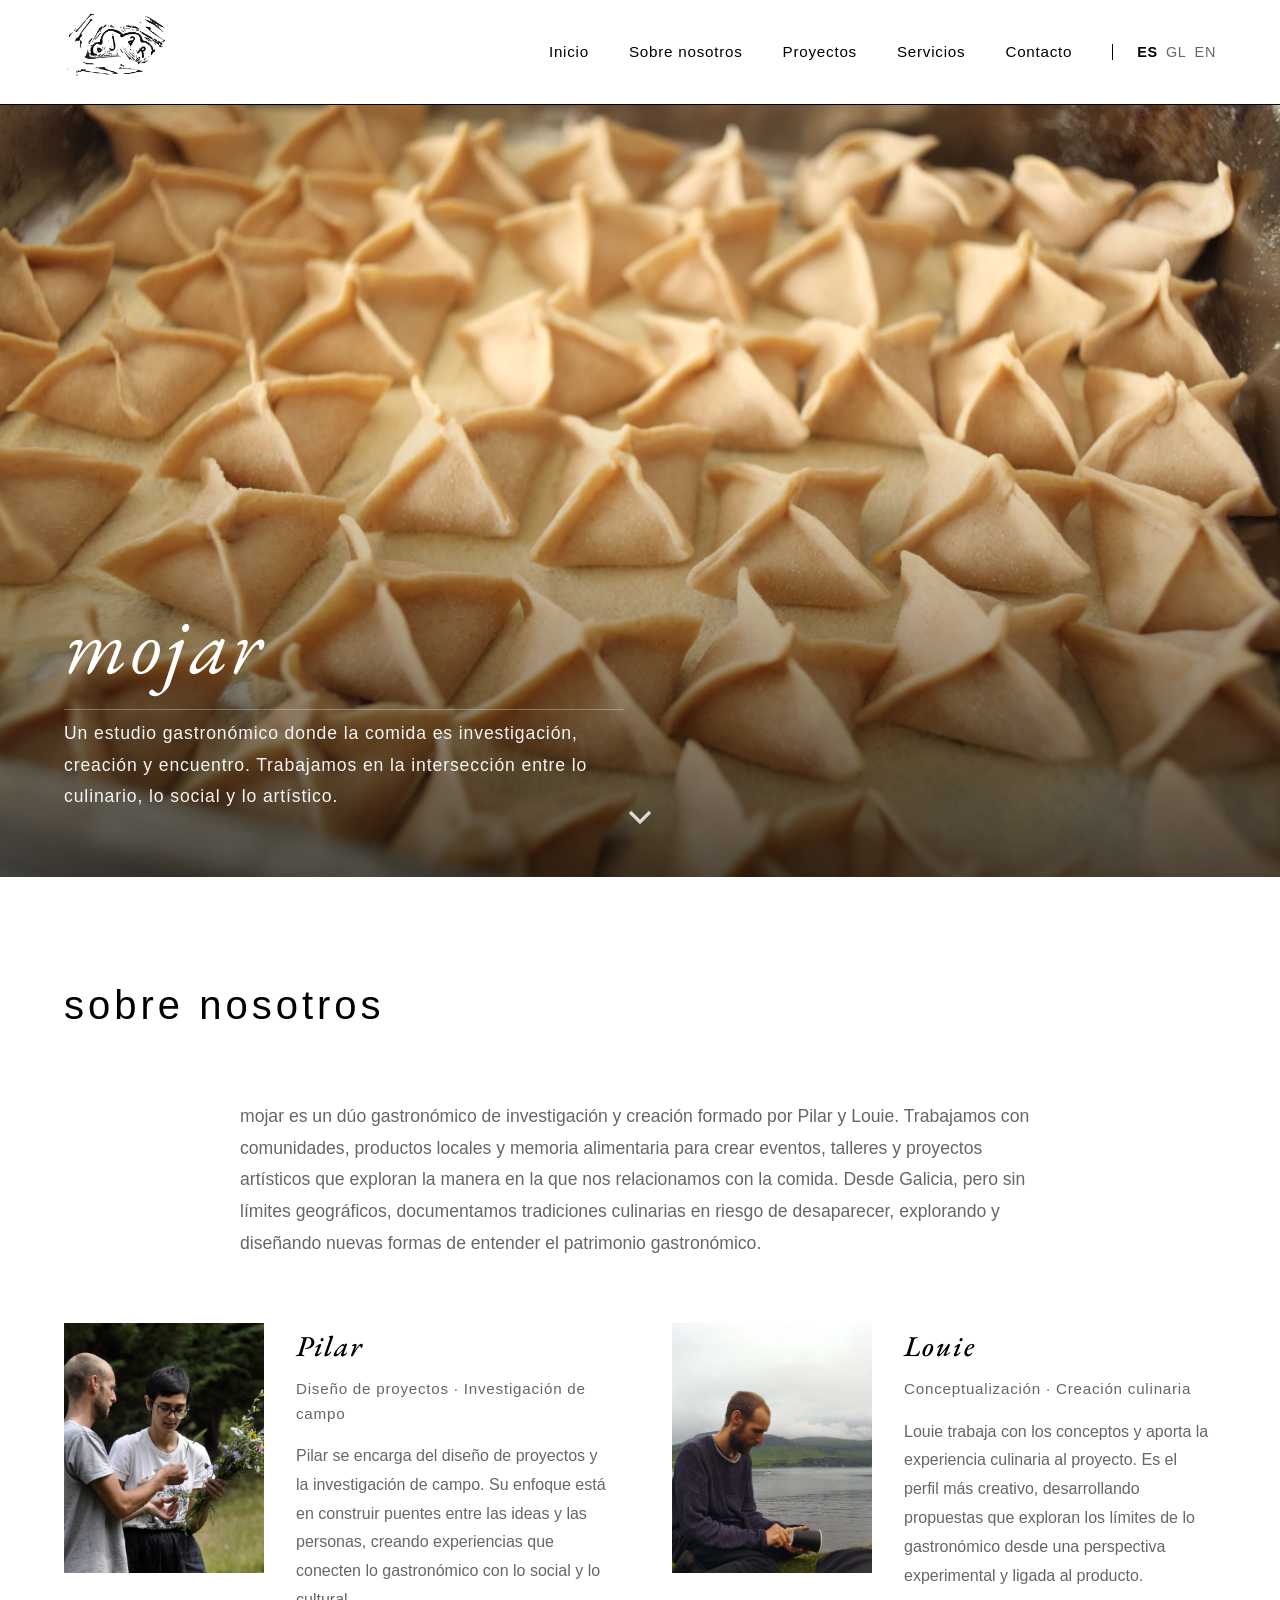
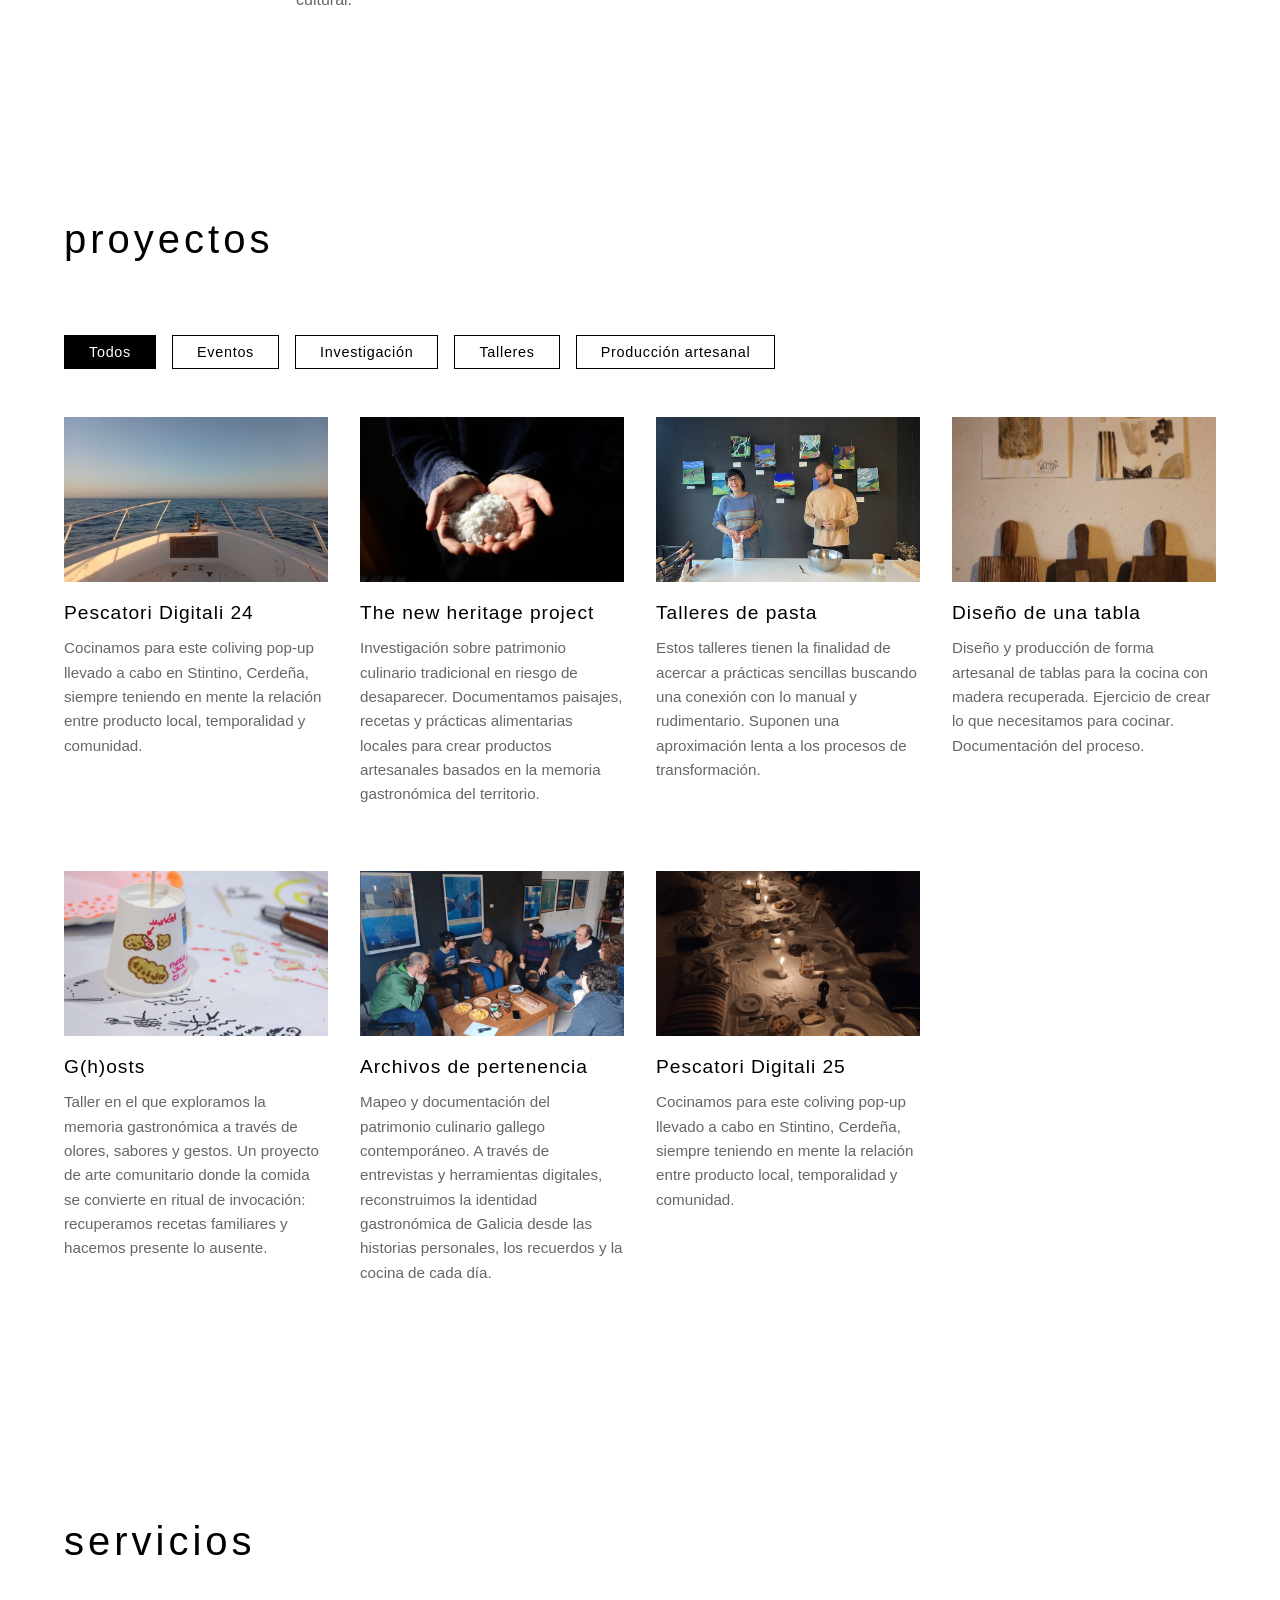
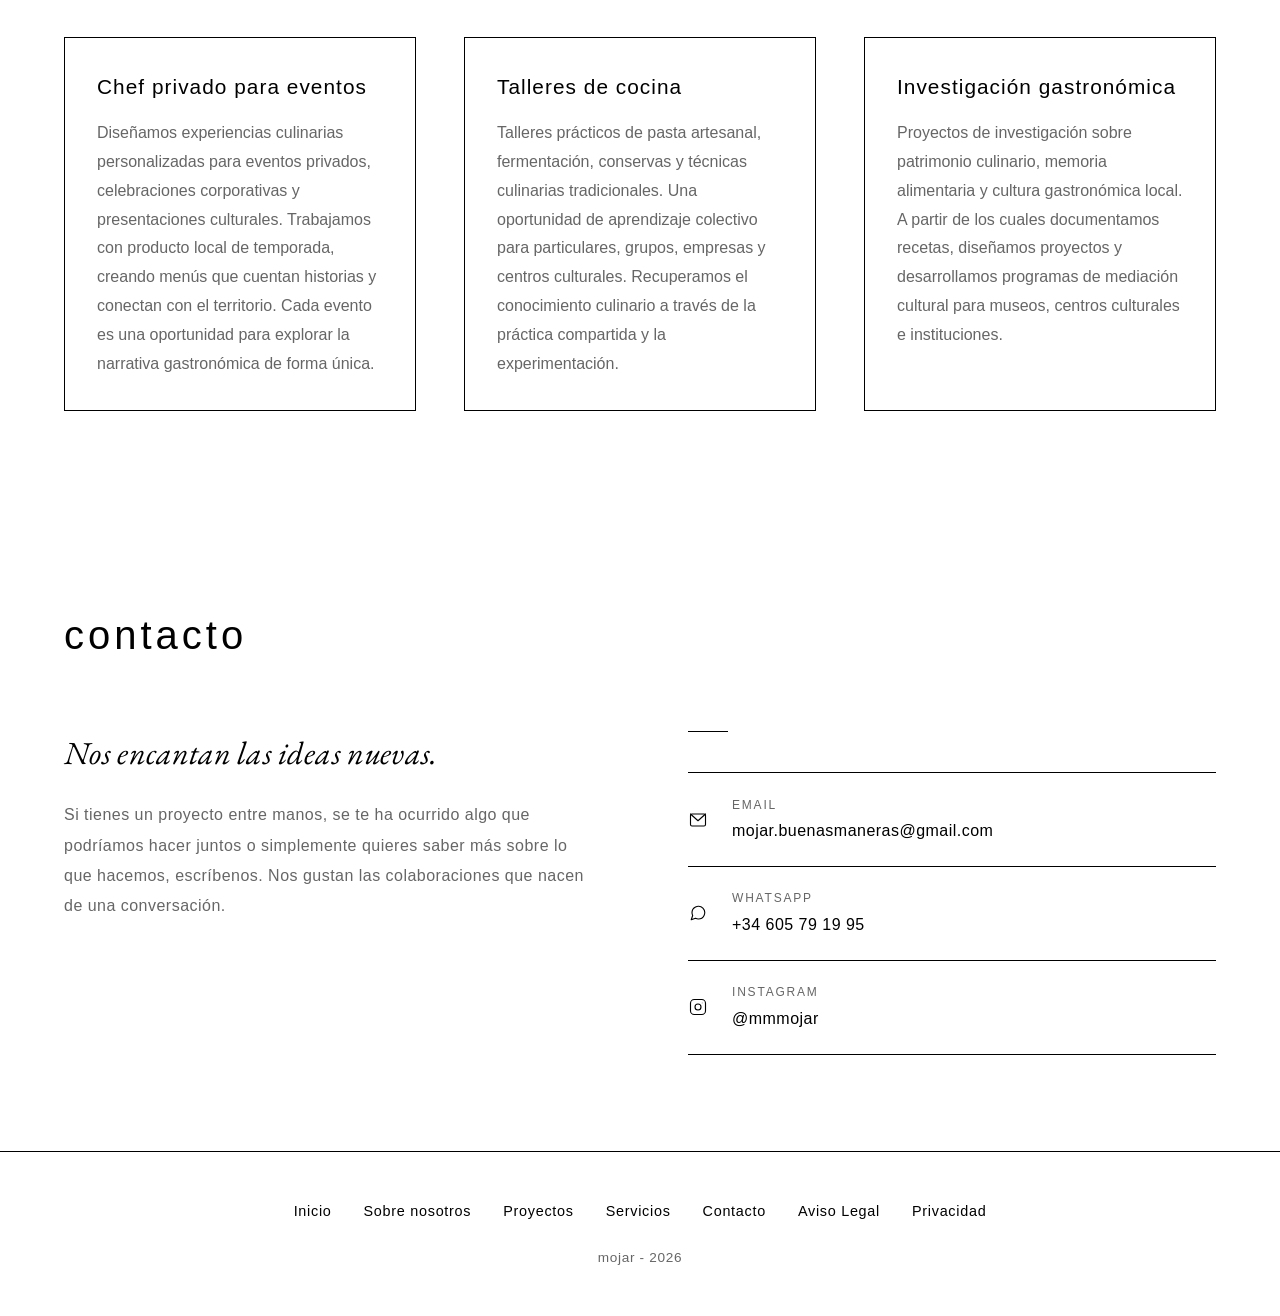
<file: index.html>
<!DOCTYPE html>
<html lang="es">
<head>
    <link rel="preload" as="image" href="imagenes/hero.JPG" fetchpriority="high">
    <meta charset="UTF-8">
    <meta name="viewport" content="width=device-width, initial-scale=1.0">
    <meta name="description" content="Mojar es un estudio gastronómico de investigación y creación. Cocinamos, documentamos y creamos proyectos en torno a la comida y el territorio desde Galicia.">
    <link rel="alternate" hreflang="es" href="https://www.mojar.es?lang=es">
    <link rel="alternate" hreflang="gl" href="https://www.mojar.es?lang=gl">
    <link rel="alternate" hreflang="en" href="https://www.mojar.es?lang=en">
    <link rel="alternate" hreflang="x-default" href="https://www.mojar.es">
    <title>Mojar - Estudio Gastronómico</title>
    <meta property="og:title" content="Mojar — Estudio Gastronómico">
    <meta property="og:description" content="Cocinamos, investigamos y creamos proyectos en torno a la comida y el territorio.">
    <meta property="og:image" content="https://www.mojar.es/imagenes/hero.jpg">
    <meta property="og:url" content="https://www.mojar.es">
    <meta property="og:type" content="website">
    <link rel="preconnect" href="https://fonts.gstatic.com" crossorigin>
    <link href="https://fonts.googleapis.com/css2?family=EB+Garamond:ital,wght@0,400;0,500;1,400&display=swap" rel="stylesheet">
    <style>
        * {
            margin: 0;
            padding: 0;
            box-sizing: border-box;
        }

        :root {
            --black: #000000;
            --white: #FFFFFF;
            --gray: #666666;
            --light-gray: #F5F5F5;
        }

        body {
            font-family: -apple-system, BlinkMacSystemFont, 'Segoe UI', Roboto, 'Helvetica Neue', Arial, sans-serif;
            line-height: 1.6;
            color: var(--black);
            background: var(--white);
        }

        img {
            width: 100%;
            height: 100%;
            object-fit: cover;
        }

        /* Navigation */
        nav {
            position: fixed;
            top: 0;
            width: 100%;
            background: var(--white);
            border-bottom: 1px solid var(--black);
            z-index: 1000;
            padding: 0.75rem 4rem;
            transition: transform 0.3s ease;
        }

        .hidden-nav {
            transform: translateY(-100%);
        }

        .nav-content {
            max-width: 1400px;
            margin: 0 auto;
            display: flex;
            justify-content: space-between;
            align-items: center;
        }

        .logo {
            font-size: 1.5rem;
            font-weight: 600;
            letter-spacing: 0.1em;
            text-transform: lowercase;
            display: flex;
            align-items: center;
            gap: 0.2rem;
        }

        .logo img {
            height: 80px;
            width: auto;
        }

        .nav-links {
            display: flex;
            gap: 2.5rem;
            align-items: center;
        }

        .nav-links a {
            text-decoration: none;
            color: var(--black);
            font-size: 0.95rem;
            letter-spacing: 0.05em;
            transition: opacity 0.3s;
        }

        .nav-links a:hover {
            opacity: 0.5;
        }

        .lang-selector {
            display: flex;
            gap: 0.5rem;
            border-left: 1px solid var(--black);
            padding-left: 1.5rem;
        }

        .lang-btn {
            background: none;
            border: none;
            color: var(--gray);
            cursor: pointer;
            font-size: 0.9rem;
            letter-spacing: 0.05em;
            transition: color 0.3s;
        }

        .lang-btn.active {
            color: var(--black);
            font-weight: 600;
        }

        .lang-btn:hover {
            color: var(--black);
        }

        /* Hero Section */
        .hero {
            margin-top: 67px;
            height: 90vh;
            position: relative;
            overflow: hidden;

            background-image: url("imagenes/hero.JPG");
            background-size: cover;
            background-position: center;
        }

        .hero::before {
            content: "";
            position: absolute;
            inset: 0;

            background: linear-gradient(
              to top,
                rgba(0,0,0,0.65) 0%,
                rgba(0,0,0,0.25) 35%,
                rgba(0,0,0,0) 60%
            );
        }       

        .hero-content {
            position: absolute;
            bottom: 4rem;
            left: 4rem;
            right: 4rem;
            max-width: 800px;
            z-index: 2;
        }

        .hero h1 {
            font-size: 5rem;
            font-style: italic;
            font-weight: 400;
            letter-spacing: 0.05em;
            margin-bottom: 1.5rem;
            text-transform: lowercase;
            font-family: 'EB Garamond', Georgia, serif;
            color: var(--white);
            line-height: 1;
    }
        .hero p {
            font-size: 1.1rem;
            max-width: 560px;
            margin: 0;
            color: var(--light-gray);
            letter-spacing: 0.05em;
            line-height: 1.8;
            padding-top: 0.5rem;
            border-top: 1px solid rgba(255,255,255,0.3);
        }

        /* Flecha scroll down */
        .scroll-arrow {
            position: absolute;
            bottom: 2rem;
            left: 50%;
            transform: translateX(-50%);
            color: var(--white);
            text-decoration: none;
            z-index: 3;
            animation: bounce 2s infinite;
            cursor: pointer;
            opacity: 0.8;
            transition: opacity 0.3s;
        }  

        .scroll-arrow:hover {
            opacity: 1;
        }

        @keyframes bounce {
            0%, 20%, 50%, 80%, 100% {
                transform: translateX(-50%) translateY(0);
            }   
            40% {
                transform: translateX(-50%) translateY(-10px);
            }
            60% {
                transform: translateX(-50%) translateY(-5px);
            }
        }

        /* Responsive - ocultar en móvil */ 
        @media (max-width: 768px) {
            .scroll-arrow {
                display: none;
            }
        }

        /* Section Styles */
        section {
            padding: 6rem 4rem;
            max-width: 1400px;
            margin: 0 auto;
        }

        .section-title {
            font-size: 2.5rem;
            font-weight: 300;
            letter-spacing: 0.1em;
            margin-bottom: 3rem;
            text-transform: lowercase;
        }

        /* About Section */
        .about-intro {
            max-width: 800px;
            margin: 0 auto 4rem;
            font-size: 1.1rem;
            line-height: 1.8;
            color: var(--gray);
        }

        .team {
            display: flex;
            gap: 4rem;
            margin-top: 4rem;
            align-items: flex-start;
        }

        .team-member {
            flex: 1;
            display: flex;
            gap: 2rem;
            align-items: flex-start;
        }

        .member-photo {
            width: 200px;
            height: 250px;
            flex-shrink: 0;
            background: var(--light-gray);
            display: flex;
            align-items: center;
            justify-content: center;
            color: var(--gray);
        }

        .member-info {
            flex: 1;
        }

        .member-name {
            font-family: 'EB Garamond', Georgia, serif;
            font-style: italic;
            font-size: 1.8rem;
            font-weight: 500;
            margin-bottom: 0.5rem;
            letter-spacing: 0.05em;
        }

        .member-role {
            color: var(--gray);
            margin-bottom: 1rem;
            font-size: 0.95rem;
            letter-spacing: 0.05em;
        }

        .member-description {
            color: var(--gray);
            line-height: 1.8;
        }

        /* Services Section */
        .services-grid {
            display: grid;
            grid-template-columns: repeat(auto-fit, minmax(300px, 1fr));
            gap: 3rem;
            margin-top: 3rem;
        }

        .service-item {
            padding: 2rem;
            border: 1px solid var(--black);
        }

        .service-title {
            font-size: 1.3rem;
            font-weight: 500;
            margin-bottom: 1rem;
            letter-spacing: 0.05em;
        }

        .service-description {
            color: var(--gray);
            line-height: 1.8;
        }

        /* Projects Section */
        .projects-filters {
            display: flex;
            gap: 1rem;
            margin-bottom: 3rem;
            flex-wrap: wrap;
        }

        .filter-btn {
            padding: 0.5rem 1.5rem;
            background: var(--white);
            border: 1px solid var(--black);
            color: var(--black);
            cursor: pointer;
            font-size: 0.9rem;
            letter-spacing: 0.05em;
            transition: all 0.3s;
        }

        .filter-btn:hover,
        .filter-btn.active {
            background: var(--black);
            color: var(--white);
        }

        .projects-grid {
            display: grid;
            grid-template-columns: repeat(4, 1fr);
            gap: 2rem;
        }

        @media (max-width: 1024px) {
            .projects-grid {
                grid-template-columns: repeat(2, 1fr);
            }       
        }

        @media (max-width: 600px) {
            .projects-grid {
                grid-template-columns: 1fr;
            }
        }
        .project-card {
            break-inside: avoid;
            display: block;
            margin-bottom: 2rem;
        }

        .project-card {
            cursor: pointer;
            transition: transform 0.3s, opacity 0.3s;
            text-decoration: none;
            color: inherit;
            display: block;
        }

        .project-card:hover {
            transform: translateY(-5px);
            opacity: 0.9;
        }

        .project-image {
            width: 100%;
            aspect-ratio: 16/10;
            background: var(--light-gray);
            margin-bottom: 1rem;
            display: flex;
            align-items: center;
            justify-content: center;
            color: var(--gray);
            transition: filter 0.3s;
            overflow: hidden;
        }

        .project-card:hover .project-image {
            filter: brightness(0.95);
        }

        .project-tags {
            display: none;
        }

        .project-title {
            font-size: 1.2rem;
            font-weight: 500;
            margin-bottom: 0.5rem;
            letter-spacing: 0.05em;
        }

        .project-description {
            color: var(--gray);
            line-height: 1.6;
            font-size: 0.95rem;
        }


        /* Blog Section */
        /* 
        .blog-grid {
            display: grid;
            grid-template-columns: repeat(auto-fill, minmax(350px, 1fr));
            gap: 2rem;
        }

        .blog-card {
            cursor: pointer;
            transition: opacity 0.3s;
            text-decoration: none;
            color: inherit;
            display: block;
        }

        .blog-card:hover {
            opacity: 0.8;
        }


        .blog-date {
            font-size: 0.85rem;
            color: var(--gray);
            margin-bottom: 0.5rem;
            letter-spacing: 0.05em;
        }

        .blog-title {
            font-size: 1.2rem;
            font-weight: 500;
            margin-bottom: 0.5rem;
            letter-spacing: 0.05em;
        }

        .blog-excerpt {
            color: var(--gray);
            line-height: 1.6;
        } 
        
        */

        /* Contacto */
        .contact{
            padding: 6rem 4rem;
            max-width: 1400px;
            margin: 0 auto;
        }

        .section-title {
            font-size: 2.5rem;
            font-weight: 300;
            letter-spacing: 0.1em;
            margin-bottom: 4rem;
            text-transform: lowercase;
        }

        .contact-wrapper {
            display: grid;
            grid-template-columns: 1fr 1fr;
            gap: 6rem;
            align-items: start;
        }

        /* Columna izquierda — texto */
        .contact-left {}

        .contact-tagline {
            font-family: 'EB Garamond', Georgia, serif;
            font-size: clamp(1.6rem, 2.5vw, 2.2rem);
            font-style: italic;
            font-weight: 400;
            line-height: 1.4;
            margin-bottom: 1.5rem;
            letter-spacing: 0.01em;
        }

        .contact-body {
            color: var(--gray);
            line-height: 1.9;
            font-size: 1rem;
            letter-spacing: 0.03em;
        }

        /* Columna derecha — datos de contacto */
        .contact-right {}

        .contact-divider {
            width: 40px;
            height: 1px;
            background: var(--black);
            margin-bottom: 2.5rem;
        }

        .contact-items {
            display: flex;
            flex-direction: column;
            gap: 0;
        }

        .contact-item {
            display: flex;
            align-items: center;
            gap: 1.5rem;
            padding: 1.4rem 0;
            border-bottom: 1px solid var(--black);
            text-decoration: none;
            color: var(--black);
            transition: opacity 0.3s;
        }

        .contact-item:first-child {
            border-top: 1px solid var(--black);
        }

        .contact-item:hover {
            opacity: 0.5;
        }

        .contact-icon {
            width: 20px;
            height: 20px;
            flex-shrink: 0;
            display: flex;
            align-items: center;
            justify-content: center;
        }

        .contact-icon svg {
            width: 18px;
            height: 18px;
            stroke: var(--black);
            fill: none;
            stroke-width: 1.5;
            stroke-linecap: round;
            stroke-linejoin: round;
        }

        .contact-label {
            font-size: 0.75rem;
            letter-spacing: 0.15em;
            text-transform: uppercase;
            color: var(--gray);
            display: block;
            margin-bottom: 0.2rem;
        }

        .contact-value {
            font-size: 1rem;
            letter-spacing: 0.03em;
        }

        /* Responsive */
        @media (max-width: 900px) {
            #contacto {
                padding: 4rem 2rem;
            }

            .contact-wrapper {
                grid-template-columns: 1fr;
                gap: 3rem;
            }
        }

        @media (max-width: 480px) {
            #contacto {
                padding: 3rem 1.5rem;
            }

            .section-title {
                font-size: 2rem;
                margin-bottom: 2.5rem;
            }
        }
     

        /* Contact Form */
        /*
        .contact-content {
            max-width: 800px;
            margin: 0 auto;
        }

        .contact-form {
            display: flex;
            flex-direction: column;
            gap: 1.5rem;
        }

        .form-group {
            display: flex;
            flex-direction: column;
        }

        .form-group label {
            margin-bottom: 0.5rem;
            font-size: 0.9rem;
            letter-spacing: 0.05em;
        }

        .form-group input,
        .form-group textarea {
            padding: 1rem;
            border: 1px solid var(--black);
            background: var(--white);
            font-family: inherit;
            font-size: 1rem;
        }

        .form-group textarea {
            min-height: 200px;
            resize: vertical;
        }

        .submit-btn {
            padding: 1rem 2rem;
            background: var(--black);
            color: var(--white);
            border: none;
            cursor: pointer;
            font-size: 1rem;
            letter-spacing: 0.05em;
            transition: opacity 0.3s;
            align-self: flex-start;
        }

        .submit-btn:hover {
            opacity: 0.8;
        }
        */

        /* Footer */
        footer {
            border-top: 1px solid var(--black);
            padding: 3rem 4rem;
            text-align: center;
        }

        .footer-content {
            max-width: 1400px;
            margin: 0 auto;
        }

        .footer-links {
            display: flex;
            gap: 2rem;
            justify-content: center;
            margin-bottom: 1.5rem;
        }

        .footer-links a {
            color: var(--black);
            text-decoration: none;
            font-size: 0.9rem;
            letter-spacing: 0.05em;
            transition: opacity 0.3s;
        }

        .footer-links a:hover {
            opacity: 0.5;
        }

        .copyright {
            color: var(--gray);
            font-size: 0.85rem;
            letter-spacing: 0.05em;
        }

        /* Responsive */
        @media (max-width: 1024px) {
            nav {
                padding: 1rem 2rem;
            }

            .nav-links {
                gap: 1.5rem;
                font-size: 0.9rem;
            }

            section {
                padding: 4rem 2rem;
            }

            .projects-grid {
                flex-direction: column;
            }

            .projects-column {
                animation: none !important;
            }

            .team {
                flex-direction: column;
                gap: 3rem;
            }
        }

        @media (max-width: 768px) {
            nav {
                padding: 1rem 1.5rem;
            }

            .nav-content {
                flex-direction: column;
                gap: 1rem;
            }

            .nav-links {
                flex-wrap: wrap;
                justify-content: center;
                gap: 1rem;
                font-size: 0.85rem;
            }

            .lang-selector {
                border-left: none;
                border-top: 1px solid var(--black);
                padding-left: 0;
                padding-top: 0.75rem;
            }

            section {
                padding: 3rem 1.5rem;
            }

            .hero {
                height: 70vh;
            }

            .hero {
                margin-top: 110px; /* compensa el nav apilado */
            }

            .hero-content {
                bottom: 2rem;
                left: 1.5rem;
                right: 1.5rem;
            }

            .hero h1 {
                font-size: 2.5rem;
            }

            .hero p {
                font-size: 1rem;
            }

            .section-title {
                font-size: 2rem;
            }

            .team-member {
                flex-direction: column;
            }

            .member-photo {
                width: 100%;
                max-width: 250px;
                margin: 0 auto;
            }

            .projects-grid,
            .blog-grid {
                gap: 2rem;
            }

            .services-grid {
                grid-template-columns: 1fr;
                gap: 2rem;
            }

            .footer-links {
                flex-direction: column;
                gap: 1rem;
            }
        }

        @media (max-width: 480px) {
            .hero {
                margin-top: 120px;
                height: 60vh;
            }

            .hero-content {
                left: 1rem;
                right: 1rem;
                bottom: 1.5rem;
            }
            .section-title {
                font-size: 1.75rem;
            }

            .service-item {
                padding: 1.5rem;
            }
        }

        .hidden {
            display: none;
        }
    </style>
</head>
<body>
    <!-- Navigation -->
    <nav>
        <div class="nav-content">
            <div class="logo">
                <!-- OPCIÓN 1: Solo logo -->
                <img src="imagenes/mojar_logo.png" alt="mojar">
            </div>
            <div class="nav-links">
                <a href="#inicio" id="nav-home">Inicio</a>
                <a href="#sobre-nosotros" id="nav-about">Sobre nosotros</a>
                <a href="#proyectos" id="nav-projects">Proyectos</a>
                <a href="#servicios" id="nav-services">Servicios</a>
                <!-- <a href="#blog" id="nav-blog">Blog</a> -->
                <a href="#contacto" id="nav-contact">Contacto</a>
                <div class="lang-selector">
                    <button class="lang-btn active" data-lang="es">ES</button>
                    <button class="lang-btn" data-lang="gl">GL</button>
                    <button class="lang-btn" data-lang="en">EN</button>
                </div>
            </div>
        </div>
    </nav>

    <!-- Hero Section -->
    <section class="hero" id="inicio">
        <div class="hero-content">
            <h1 id="hero-title">mojar</h1>
            <p id="hero-subtitle"></p>
        </div>

        <a href="#sobre-nosotros" class="scroll-arrow">
            <svg width="40" height="40" viewBox="0 0 24 24" fill="none" stroke="currentColor" stroke-width="2">
                <polyline points="6 9 12 15 18 9"></polyline>
            </svg>
        </a>
    </section>

    <!-- About Section -->
    <section id="sobre-nosotros">
        <h2 class="section-title" id="about-title">Sobre nosotros</h2>
        <div class="about-intro">
            <p id="about-intro"></p>
        </div>

        <div class="team" id="team-container"></div>
    </section>

    <!-- Projects Section -->
    <section id="proyectos">
        <h2 class="section-title" id="projects-title">Proyectos</h2>
        
        <div class="projects-filters">
            <button class="filter-btn active" data-filter="all" id="filter-all">Todos</button>
            <button class="filter-btn" data-filter="eventos" id="filter-eventos">Eventos</button>
            <button class="filter-btn" data-filter="investigacion" id="filter-investigacion">Investigación</button>
            <button class="filter-btn" data-filter="talleres" id="filter-talleres">Talleres</button>
            <button class="filter-btn" data-filter="produccion" id="filter-produccion">Producción artesanal</button>
        </div>

        <div class="projects-grid" id="projectsContainer">
            <div class="projects-column column-1"></div>
            <div class="projects-column column-2"></div>
            <div class="projects-column column-3"></div>
            <div class="projects-column column-4"></div>
        </div>
    </section>


    <!-- Services Section -->
    <section id="servicios">
        <h2 class="section-title" id="services-title">Servicios</h2>
        <div class="services-grid" id="services-container"></div>
    </section>


    <!-- Blog Section -->
    <!--
    <section id="blog">
        <h2 class="section-title" id="blog-title">Blog</h2>
        <div class="blog-grid" id="blog-container"></div>
    </section>
    -->

    <section id="contacto">
        <h2 class="section-title" id="contact-title">Contacto</h2>
    
        <div class="contact-wrapper">
    
            <!-- Columna izquierda: texto -->
            <div class="contact-left">
                <p class="contact-tagline" id="contact-tagline"></p>
                <p class="contact-body" id="contact-body"></p>
            </div>
    
            <!-- Columna derecha: datos -->
            <div class="contact-right">
                <div class="contact-divider"></div>
                <div class="contact-items">
    
                    <a href="mailto:mojar.buenasmaneras@gmail.com" class="contact-item">
                        <div class="contact-icon">
                            <svg viewBox="0 0 24 24">
                                <rect x="2" y="4" width="20" height="16" rx="2"/>
                                <polyline points="2,4 12,13 22,4"/>
                            </svg>
                        </div>
                        <div>
                            <span class="contact-label" id="contact-label-email"></span>
                            <span class="contact-value">mojar.buenasmaneras@gmail.com</span>
                        </div>
                    </a>
    
                    <a href="https://wa.me/34605791995" class="contact-item" target="_blank" rel="noopener">
                        <div class="contact-icon">
                            <svg viewBox="0 0 24 24">
                                <path d="M21 11.5a8.38 8.38 0 0 1-.9 3.8 8.5 8.5 0 0 1-7.6 4.7 8.38 8.38 0 0 1-3.8-.9L3 21l1.9-5.7a8.38 8.38 0 0 1-.9-3.8 8.5 8.5 0 0 1 4.7-7.6 8.38 8.38 0 0 1 3.8-.9h.5a8.48 8.48 0 0 1 8 8v.5z"/>
                            </svg>
                        </div>
                        <div>
                            <span class="contact-label" id="contact-label-whatsapp"></span>
                            <span class="contact-value">+34 605 79 19 95</span>
                        </div>
                    </a>
    
                    <a href="https://instagram.com/mmmojar" class="contact-item" target="_blank" rel="noopener">
                        <div class="contact-icon">
                            <svg viewBox="0 0 24 24">
                                <rect x="2" y="2" width="20" height="20" rx="5" ry="5"/>
                                <circle cx="12" cy="12" r="4"/>
                                <circle cx="17.5" cy="6.5" r="0.5" fill="var(--black)" stroke="none"/>
                            </svg>
                        </div>
                        <div>
                            <span class="contact-label" id="contact-label-instagram"></span>
                            <span class="contact-value">@mmmojar</span>
                        </div>
                    </a>
    
                </div>
            </div>
    
        </div>
    </section>
    
    <!-- Contact Form -->
    <!--
    <section id="contacto">
        <h2 class="section-title" id="contact-title">Contacto</h2>
        
        <div class="contact-content">
            <form class="contact-form" id="contactForm">
                <div class="form-group">
                    <label for="name" id="form-name-label">Nombre</label>
                    <input type="text" id="name" name="name" required>
                </div>

                <div class="form-group">
                    <label for="email" id="form-email-label">Email</label>
                    <input type="email" id="email" name="email" required>
                </div>

                <div class="form-group">
                    <label for="subject" id="form-subject-label">Asunto</label>
                    <input type="text" id="subject" name="subject" required>
                </div>

                <div class="form-group">
                    <label for="message" id="form-message-label">Mensaje</label>
                    <textarea id="message" name="message" required></textarea>
                </div>

                <button type="submit" class="submit-btn" id="form-submit">Enviar mensaje</button>
            </form>
        </div>
    </section>
    -->
    <!-- Footer -->
    <footer>
        <div class="footer-content">
            <div class="footer-links">
                <a href="#inicio" id="footer-home">Inicio</a>
                <a href="#sobre-nosotros" id="footer-about">Sobre nosotros</a>
                <a href="#proyectos" id="footer-projects">Proyectos</a>
                <a href="#servicios" id="footer-services">Servicios</a>
                <a href="#contacto" id="footer-contact">Contacto</a>
                <a href="aviso-legal.html">Aviso Legal</a>
                <a href="privacidad.html">Privacidad</a>
            </div>
            <p class="copyright" id="footer-rights"></p>
        </div>
    </footer>

    <!-- CONTENIDO EDITABLE - Carga desde contenido.js -->
    <script src="contenido.js"></script>
    
    <script>
        // Cargar contenido desde contenido.js
        function cargarContenido(lang) {
            const content = CONTENIDO[lang];
            
            // Hero
            document.getElementById('hero-subtitle').textContent = content.hero.subtitle;
            
            // Navigation
            document.getElementById('nav-home').textContent = content.nav.home;
            document.getElementById('nav-about').textContent = content.nav.about;
            document.getElementById('nav-projects').textContent = content.nav.projects;
            document.getElementById('nav-services').textContent = content.nav.services;
            /* document.getElementById('nav-blog').textContent = content.nav.blog; */
            document.getElementById('nav-contact').textContent = content.nav.contact;
            
            // About
            document.getElementById('about-title').textContent = content.about.title;
            document.getElementById('about-intro').textContent = content.about.intro;
            
            // Team
            const teamContainer = document.getElementById('team-container');
            teamContainer.innerHTML = content.about.team.map(member => `
                <div class="team-member">
                    <div class="member-photo">
                        ${member.photo ? `<img src="${member.photo}" alt="${member.name}">` : `[Foto de ${member.name}]`}
                    </div>
                    <div class="member-info">
                        <h3 class="member-name">${member.name}</h3>
                        <p class="member-role">${member.role}</p>
                        <p class="member-description">${member.description}</p>
                    </div>
                </div>
            `).join('');
            
            // Projects
            document.getElementById('projects-title').textContent = content.projects.title;
            document.getElementById('filter-all').textContent = content.projects.filters.all;
            document.getElementById('filter-eventos').textContent = content.projects.filters.eventos;
            document.getElementById('filter-investigacion').textContent = content.projects.filters.investigacion;
            document.getElementById('filter-talleres').textContent = content.projects.filters.talleres;
            document.getElementById('filter-produccion').textContent = content.projects.filters.produccion;
            
            // Distribuir proyectos en columnas
            const container = document.getElementById('projectsContainer');

            container.innerHTML = content.projects.items.map(project => `
            <a href="${project.url}" class="project-card" data-tags="${project.tags.join(' ')}">
                <div class="project-image">
                    ${project.image ? `<img src="${project.image}" alt="${project.title}">` : `[Imagen: ${project.title}]`}
                </div>
                <h3 class="project-title">${project.title}</h3>
                <p class="project-description">${project.description}</p>
            </a>
            `).join('');
            
            // Services
            document.getElementById('services-title').textContent = content.services.title;
            document.getElementById('services-container').innerHTML = content.services.items.map(service => `
                <div class="service-item">
                    <h3 class="service-title">${service.title}</h3>
                    <p class="service-description">${service.description}</p>
                </div>
            `).join('');
            
            /*// Blog
            document.getElementById('blog-title').textContent = content.blog.title;
            document.getElementById('blog-container').innerHTML = content.blog.items.map(post => `
                <a href="${post.url}" class="blog-card">
                    ${post.image ? `<div class="blog-image"><img src="${post.image}" alt="${post.title}"></div>` : ''}
                <p class="blog-date">${post.date}</p>
                <h3 class="blog-title">${post.title}</h3>
                <p class="blog-excerpt">${post.excerpt}</p>
                </a>
            `).join('');*/
            
            // Contact
            document.getElementById('contact-title').textContent = content.contact.title;
            document.getElementById('contact-tagline').textContent = content.contact.tagline;
            document.getElementById('contact-body').textContent = content.contact.body;
            document.getElementById('contact-label-email').textContent = content.contact.labels.email;
            document.getElementById('contact-label-whatsapp').textContent = content.contact.labels.whatsapp;
            document.getElementById('contact-label-instagram').textContent = content.contact.labels.instagram;
            
            // Footer
            document.getElementById('footer-home').textContent = content.nav.home;
            document.getElementById('footer-about').textContent = content.nav.about;
            document.getElementById('footer-projects').textContent = content.nav.projects;
            document.getElementById('footer-services').textContent = content.nav.services;
            /* document.getElementById('footer-blog').textContent = content.nav.blog; */
            document.getElementById('footer-contact').textContent = content.nav.contact;
            document.getElementById('footer-rights').textContent = content.footer.rights;
        }

        // Language selector
        const langBtns = document.querySelectorAll('.lang-btn');

        // Detectar idioma desde URL o usar español por defecto
        const urlParams = new URLSearchParams(window.location.search);
        let currentLang = urlParams.get('lang') || 'es';

        // Asegurarse de que el idioma existe
        if (!['es', 'gl', 'en'].includes(currentLang)) currentLang = 'es';

        // Marcar botón activo
        langBtns.forEach(btn => {
            if (btn.dataset.lang === currentLang) btn.classList.add('active');
            else btn.classList.remove('active');
        });

        langBtns.forEach(btn => {
            btn.addEventListener('click', () => {
            const lang = btn.dataset.lang;
                // Cambiar URL sin recargar la página
                const url = new URL(window.location);
                url.searchParams.set('lang', lang);
                window.history.pushState({}, '', url);

                langBtns.forEach(b => b.classList.remove('active'));
                btn.classList.add('active');
                currentLang = lang;
                cargarContenido(currentLang);
            });
        });

        // Projects filter
        const filterBtns = document.querySelectorAll('.filter-btn');

        filterBtns.forEach(btn => {
            btn.addEventListener('click', () => {

                const filter = btn.dataset.filter;

                filterBtns.forEach(b => b.classList.remove('active'));
                btn.classList.add('active');

                const projects = document.querySelectorAll('.project-card');

                projects.forEach(project => {

                    const tags = project.dataset.tags.split(' ');

                    if (filter === 'all' || tags.includes(filter)) {
                        project.classList.remove('hidden');
                    } else {
                        project.classList.add('hidden');
                    }
                });
            });
        });

        // Contact form
        //document.getElementById('contactForm').addEventListener('submit', (e) => {
        //    e.preventDefault();
        //    alert('Formulario enviado! (Configura tu backend aquí)');
        //});

        // Ocultar/mostrar nav al hacer scroll
        let lastScrollY = window.scrollY;

        window.addEventListener('scroll', () => {
            const currentScrollY = window.scrollY;

            if (currentScrollY > lastScrollY && currentScrollY > 100) {
                // Scrolleando hacia abajo
                document.querySelector('nav').classList.add('hidden-nav');
            } else {
                // Scrolleando hacia arriba
                document.querySelector('nav').classList.remove('hidden-nav');
            }

            lastScrollY = currentScrollY;
        });

        // Cargar contenido inicial
        cargarContenido('es');
    </script>
</body>
</html>
</file>
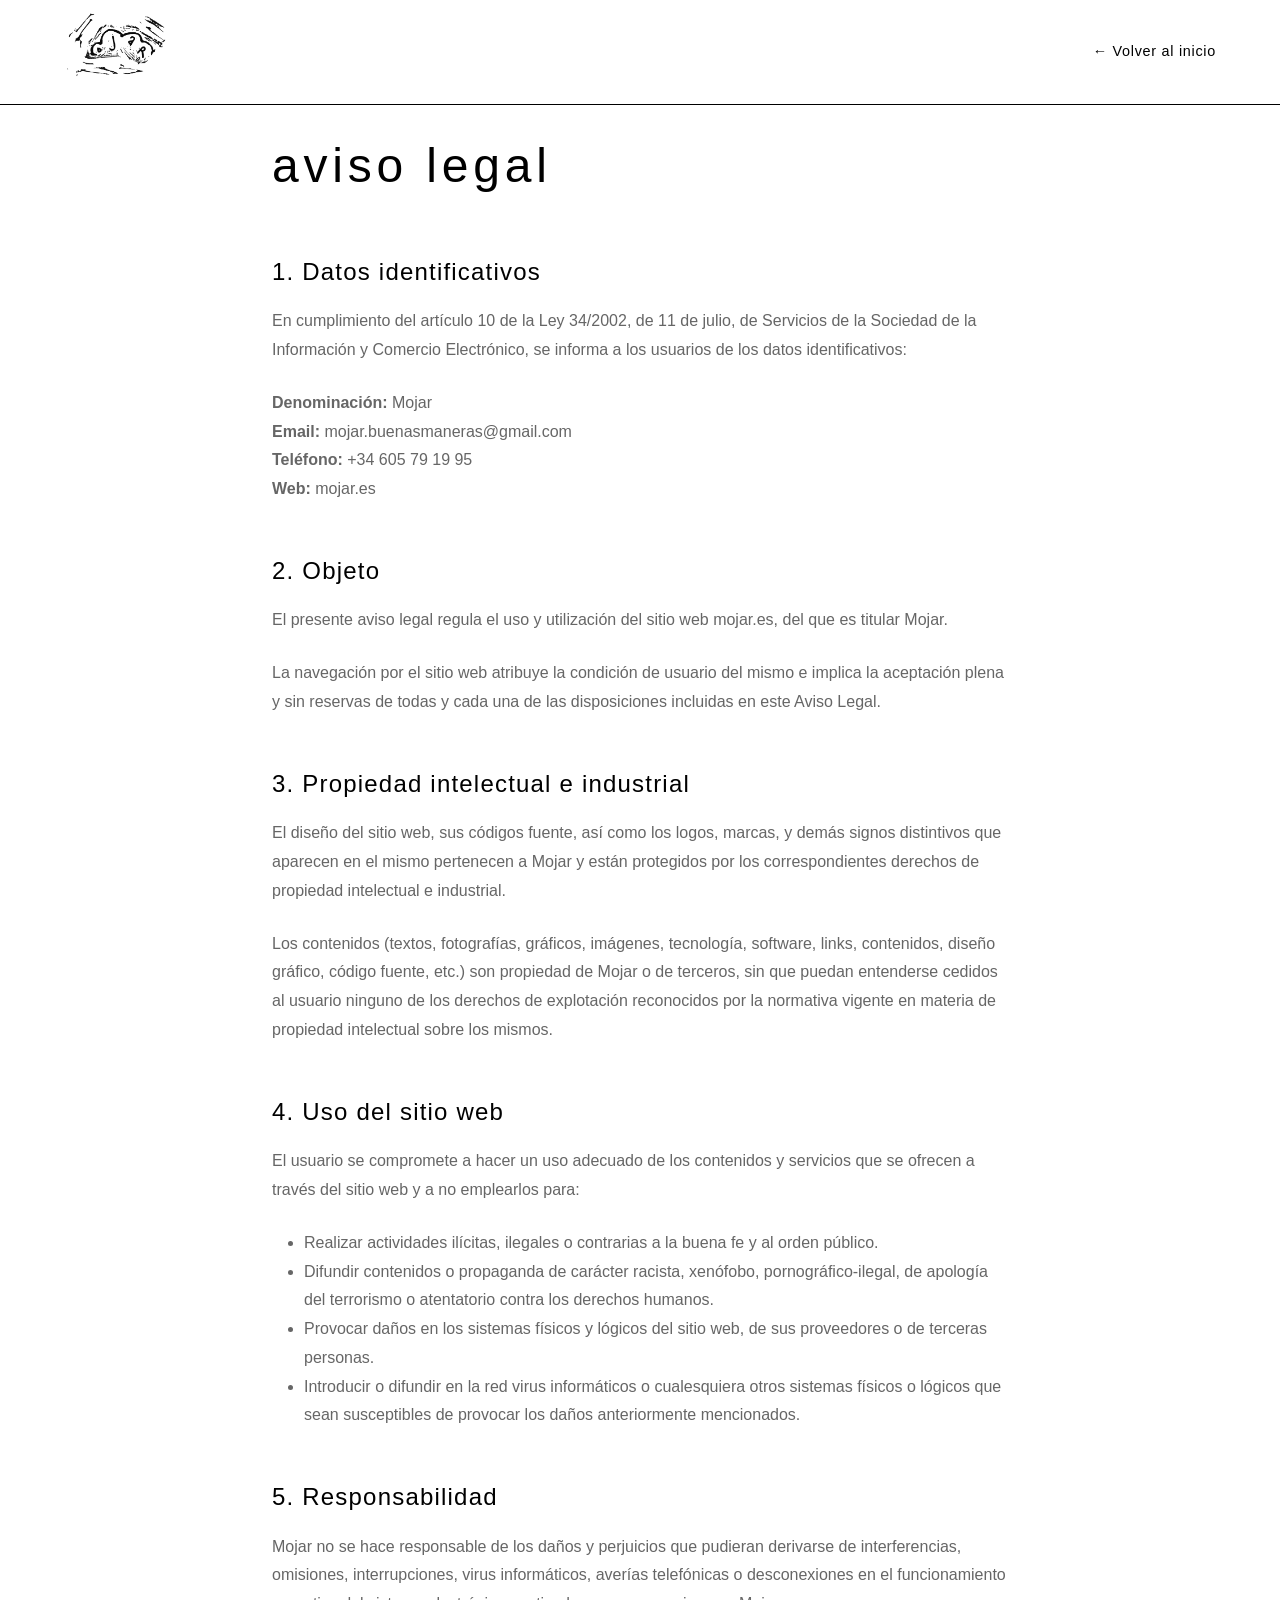
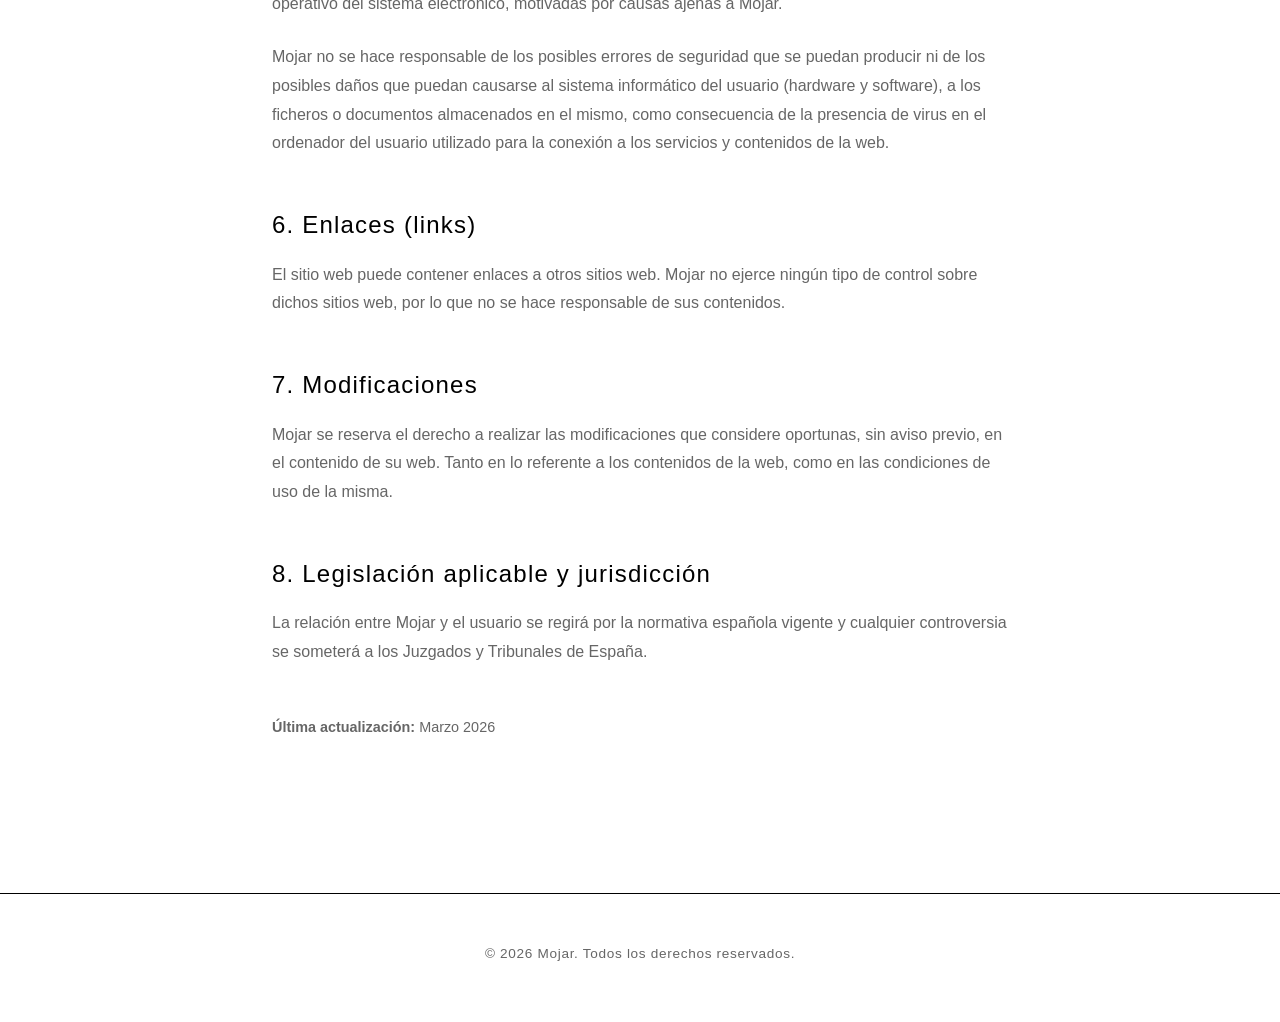
<file: aviso-legal.html>
<!DOCTYPE html>
<html lang="es">
<head>
    <meta charset="UTF-8">
    <meta name="viewport" content="width=device-width, initial-scale=1.0">
    <title>Aviso Legal - Mojar</title>
    <style>
        * {
            margin: 0;
            padding: 0;
            box-sizing: border-box;
        }

        :root {
            --black: #000000;
            --white: #FFFFFF;
            --gray: #666666;
            --light-gray: #F5F5F5;
        }

        body {
            font-family: -apple-system, BlinkMacSystemFont, 'Segoe UI', Roboto, 'Helvetica Neue', Arial, sans-serif;
            line-height: 1.6;
            color: var(--black);
            background: var(--white);
        }

        /* Navigation */
        nav {
            position: fixed;
            top: 0;
            width: 100%;
            background: var(--white);
            border-bottom: 1px solid var(--black);
            z-index: 1000;
            padding: 0.75rem 4rem;
        }

        .nav-content {
            max-width: 1400px;
            margin: 0 auto;
            display: flex;
            justify-content: space-between;
            align-items: center;
        }

        .logo {
            font-size: 1.5rem;
            font-weight: 600;
            letter-spacing: 0.1em;
            text-transform: lowercase;
            text-decoration: none;
            color: var(--black);
            display: flex;
            align-items: center;
            gap: 0.2rem;
        }

        .logo img {
            height: 80px;
            width: auto;
        }

        .back-link {
            color: var(--black);
            text-decoration: none;
            font-size: 0.9rem;
            letter-spacing: 0.05em;
            transition: opacity 0.3s;
        }

        .back-link:hover {
            opacity: 0.5;
        }

        /* Content */
        .legal-content {
            max-width: 800px;
            margin: 0 auto;
            padding: 8rem 2rem 4rem;
        }

        h1 {
            font-size: 3rem;
            font-weight: 300;
            letter-spacing: 0.1em;
            margin-bottom: 3rem;
            text-transform: lowercase;
        }

        h2 {
            font-size: 1.5rem;
            font-weight: 500;
            letter-spacing: 0.05em;
            margin-top: 3rem;
            margin-bottom: 1rem;
        }

        p {
            color: var(--gray);
            line-height: 1.8;
            margin-bottom: 1.5rem;
        }

        ul {
            color: var(--gray);
            line-height: 1.8;
            margin-bottom: 1.5rem;
            margin-left: 2rem;
        }

        a {
            color: var(--black);
            text-decoration: underline;
        }

        /* Footer */
        footer {
            border-top: 1px solid var(--black);
            padding: 3rem 4rem 2rem;
            text-align: center;
            margin-top: 4rem;
        }

        .copyright {
            color: var(--gray);
            font-size: 0.85rem;
            letter-spacing: 0.05em;
        }

        /* Responsive */
        @media (max-width: 768px) {
            nav {
                padding: 1rem 1.5rem;
            }

            .legal-content {
                padding: 6rem 1.5rem 2rem;
            }

            h1 {
                font-size: 2rem;
            }

            h2 {
                font-size: 1.2rem;
            }
        }
    </style>
</head>
<body>
    <!-- Navigation -->
    <nav>
        <div class="nav-content">
            <a href="index.html" class="logo">
                <img src="imagenes/mojar_logo.png" alt="mojar">
            </a>
            <a href="index.html" class="back-link">← Volver al inicio</a>
        </div>
    </nav>

    <!-- Content -->
    <main class="legal-content">
        <h1>Aviso Legal</h1>

        <h2>1. Datos identificativos</h2>
        <p>
            En cumplimiento del artículo 10 de la Ley 34/2002, de 11 de julio, de Servicios de la Sociedad de la Información y Comercio Electrónico, se informa a los usuarios de los datos identificativos:
        </p>
        <p>
            <strong>Denominación:</strong> Mojar<br>
            <strong>Email:</strong> mojar.buenasmaneras@gmail.com<br>
            <strong>Teléfono:</strong> +34 605 79 19 95<br>
            <strong>Web:</strong> mojar.es
        </p>

        <h2>2. Objeto</h2>
        <p>
            El presente aviso legal regula el uso y utilización del sitio web mojar.es, del que es titular Mojar.
        </p>
        <p>
            La navegación por el sitio web atribuye la condición de usuario del mismo e implica la aceptación plena y sin reservas de todas y cada una de las disposiciones incluidas en este Aviso Legal.
        </p>

        <h2>3. Propiedad intelectual e industrial</h2>
        <p>
            El diseño del sitio web, sus códigos fuente, así como los logos, marcas, y demás signos distintivos que aparecen en el mismo pertenecen a Mojar y están protegidos por los correspondientes derechos de propiedad intelectual e industrial.
        </p>
        <p>
            Los contenidos (textos, fotografías, gráficos, imágenes, tecnología, software, links, contenidos, diseño gráfico, código fuente, etc.) son propiedad de Mojar o de terceros, sin que puedan entenderse cedidos al usuario ninguno de los derechos de explotación reconocidos por la normativa vigente en materia de propiedad intelectual sobre los mismos.
        </p>

        <h2>4. Uso del sitio web</h2>
        <p>
            El usuario se compromete a hacer un uso adecuado de los contenidos y servicios que se ofrecen a través del sitio web y a no emplearlos para:
        </p>
        <ul>
            <li>Realizar actividades ilícitas, ilegales o contrarias a la buena fe y al orden público.</li>
            <li>Difundir contenidos o propaganda de carácter racista, xenófobo, pornográfico-ilegal, de apología del terrorismo o atentatorio contra los derechos humanos.</li>
            <li>Provocar daños en los sistemas físicos y lógicos del sitio web, de sus proveedores o de terceras personas.</li>
            <li>Introducir o difundir en la red virus informáticos o cualesquiera otros sistemas físicos o lógicos que sean susceptibles de provocar los daños anteriormente mencionados.</li>
        </ul>

        <h2>5. Responsabilidad</h2>
        <p>
            Mojar no se hace responsable de los daños y perjuicios que pudieran derivarse de interferencias, omisiones, interrupciones, virus informáticos, averías telefónicas o desconexiones en el funcionamiento operativo del sistema electrónico, motivadas por causas ajenas a Mojar.
        </p>
        <p>
            Mojar no se hace responsable de los posibles errores de seguridad que se puedan producir ni de los posibles daños que puedan causarse al sistema informático del usuario (hardware y software), a los ficheros o documentos almacenados en el mismo, como consecuencia de la presencia de virus en el ordenador del usuario utilizado para la conexión a los servicios y contenidos de la web.
        </p>

        <h2>6. Enlaces (links)</h2>
        <p>
            El sitio web puede contener enlaces a otros sitios web. Mojar no ejerce ningún tipo de control sobre dichos sitios web, por lo que no se hace responsable de sus contenidos.
        </p>

        <h2>7. Modificaciones</h2>
        <p>
            Mojar se reserva el derecho a realizar las modificaciones que considere oportunas, sin aviso previo, en el contenido de su web. Tanto en lo referente a los contenidos de la web, como en las condiciones de uso de la misma.
        </p>

        <h2>8. Legislación aplicable y jurisdicción</h2>
        <p>
            La relación entre Mojar y el usuario se regirá por la normativa española vigente y cualquier controversia se someterá a los Juzgados y Tribunales de España.
        </p>

        <p style="margin-top: 3rem; font-size: 0.9rem;">
            <strong>Última actualización:</strong> Marzo 2026
        </p>
    </main>

    <!-- Footer -->
    <footer>
        <div class="footer-content">
            <p class="copyright">© 2026 Mojar. Todos los derechos reservados.</p>
        </div>
    </footer>
</body>
</html>
</file>
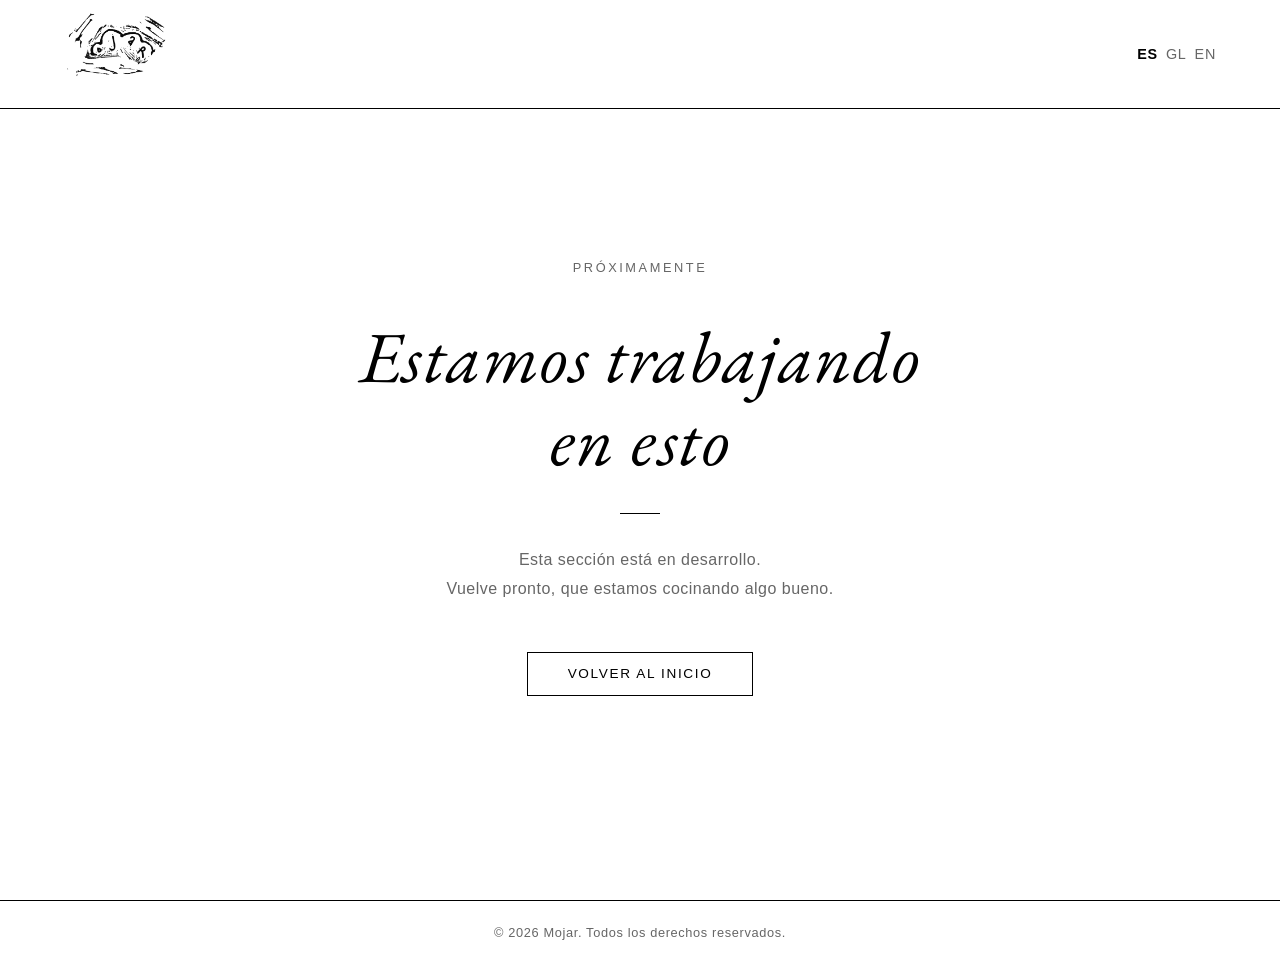
<file: en-construccion.html>
<!DOCTYPE html>
<html lang="es">
<head>
    <meta charset="UTF-8">
    <meta name="viewport" content="width=device-width, initial-scale=1.0">
    <title>Mojar — En construcción</title>
    <link href="https://fonts.googleapis.com/css2?family=EB+Garamond:ital,wght@0,400;0,500;1,400&display=swap" rel="stylesheet">
    <style>
        * { margin: 0; padding: 0; box-sizing: border-box; }

        :root {
            --black: #000000;
            --white: #FFFFFF;
            --gray: #666666;
        }

        body {
            font-family: -apple-system, BlinkMacSystemFont, 'Segoe UI', Roboto, 'Helvetica Neue', Arial, sans-serif;
            background: var(--white);
            color: var(--black);
            min-height: 100vh;
            display: flex;
            flex-direction: column;
        }

        nav {
            position: fixed;
            top: 0;
            width: 100%;
            background: var(--white);
            border-bottom: 1px solid var(--black);
            z-index: 1000;
            padding: 0.75rem 4rem;
        }

        .nav-content {
            max-width: 1400px;
            margin: 0 auto;
            display: flex;
            justify-content: space-between;
            align-items: center;
        }

        .logo img {
            height: 80px;
            width: auto;
        }

        .lang-selector {
            display: flex;
            gap: 0.5rem;
        }

        .lang-btn {
            background: none;
            border: none;
            color: var(--gray);
            cursor: pointer;
            font-size: 0.9rem;
            letter-spacing: 0.05em;
            transition: color 0.3s;
        }

        .lang-btn.active {
            color: var(--black);
            font-weight: 600;
        }

        .lang-btn:hover { color: var(--black); }

        main {
            flex: 1;
            display: flex;
            align-items: center;
            justify-content: center;
            padding: 120px 4rem 4rem;
            min-height: 100vh;
        }

        .container {
            max-width: 680px;
            width: 100%;
            text-align: center;
        }

        .label {
            font-size: 0.8rem;
            letter-spacing: 0.2em;
            text-transform: uppercase;
            color: var(--gray);
            margin-bottom: 2.5rem;
            display: block;
        }

        .title {
            font-family: 'EB Garamond', Georgia, serif;
            font-size: clamp(2.8rem, 6vw, 4.5rem);
            font-weight: 400;
            font-style: italic;
            line-height: 1.15;
            letter-spacing: 0.02em;
            margin-bottom: 2rem;
        }

        .divider {
            width: 40px;
            height: 1px;
            background: var(--black);
            margin: 2rem auto;
        }

        .subtitle {
            font-size: 1rem;
            color: var(--gray);
            line-height: 1.8;
            letter-spacing: 0.03em;
            margin-bottom: 3rem;
        }

        .back-link {
            display: inline-block;
            padding: 0.85rem 2.5rem;
            border: 1px solid var(--black);
            color: var(--black);
            text-decoration: none;
            font-size: 0.85rem;
            letter-spacing: 0.12em;
            text-transform: uppercase;
            transition: background 0.3s, color 0.3s;
        }

        .back-link:hover {
            background: var(--black);
            color: var(--white);
        }

        footer {
            border-top: 1px solid var(--black);
            padding: 1.5rem 4rem;
            text-align: center;
        }

        .copyright {
            color: var(--gray);
            font-size: 0.8rem;
            letter-spacing: 0.05em;
        }

        @media (max-width: 768px) {
            nav { padding: 0.75rem 1.5rem; }
            main { padding: 100px 1.5rem 3rem; }
            footer { padding: 1.5rem; }
        }
    </style>
</head>
<body>

    <nav>
        <div class="nav-content">
            <div class="logo">
                <a href="https://www.mojar.es"><img src="imagenes/mojar_logo.png" alt="mojar"></a>
            </div>
            <div class="lang-selector">
                <button class="lang-btn" data-lang="es">ES</button>
                <button class="lang-btn" data-lang="gl">GL</button>
                <button class="lang-btn" data-lang="en">EN</button>
            </div>
        </div>
    </nav>

    <main>
        <div class="container">
            <span class="label" id="label"></span>
            <h1 class="title" id="title"></h1>
            <div class="divider"></div>
            <p class="subtitle" id="subtitle"></p>
            <a href="#" class="back-link" id="back-link"></a>
        </div>
    </main>

    <footer>
        <p class="copyright" id="copyright"></p>
    </footer>

    <script>
        const CONTENIDO = {
            es: {
                label: 'Próximamente',
                title: 'Estamos trabajando<br>en esto',
                subtitle: 'Esta sección está en desarrollo.<br>Vuelve pronto, que estamos cocinando algo bueno.',
                backLink: 'Volver al inicio',
                copyright: '© 2026 Mojar. Todos los derechos reservados.'
            },
            gl: {
                label: 'En breve',
                title: 'Estamos traballando<br>isto',
                subtitle: 'Esta sección está en desenvolvemento.<br>Volve pronto, que estamos a cociñar algo bo.',
                backLink: 'Volver ao inicio',
                copyright: '© 2026 Mojar. Todos os dereitos reservados.'
            },
            en: {
                label: 'Coming soon',
                title: 'We\'re working<br>on this',
                subtitle: 'This section is under development.<br>Come back soon — we\'re cooking something good.',
                backLink: 'Back to home',
                copyright: '© 2026 Mojar. All rights reserved.'
            }
        };

        function cargarContenido(lang) {
            const c = CONTENIDO[lang];
            document.getElementById('label').textContent = c.label;
            document.getElementById('title').innerHTML = c.title;
            document.getElementById('subtitle').innerHTML = c.subtitle;
            document.getElementById('back-link').textContent = c.backLink;
            document.getElementById('back-link').href = `https://www.mojar.es?lang=${lang}`;
            document.getElementById('copyright').textContent = c.copyright;
            document.documentElement.lang = lang;
        }

        // Detectar idioma desde URL
        const urlParams = new URLSearchParams(window.location.search);
        let currentLang = urlParams.get('lang') || 'es';
        if (!['es', 'gl', 'en'].includes(currentLang)) currentLang = 'es';

        // Botones de idioma
        const langBtns = document.querySelectorAll('.lang-btn');

        langBtns.forEach(btn => {
            if (btn.dataset.lang === currentLang) btn.classList.add('active');
            btn.addEventListener('click', () => {
                const lang = btn.dataset.lang;
                const url = new URL(window.location);
                url.searchParams.set('lang', lang);
                window.history.pushState({}, '', url);
                langBtns.forEach(b => b.classList.remove('active'));
                btn.classList.add('active');
                currentLang = lang;
                cargarContenido(lang);
            });
        });

        cargarContenido(currentLang);
    </script>

</body>
</html>
</file>
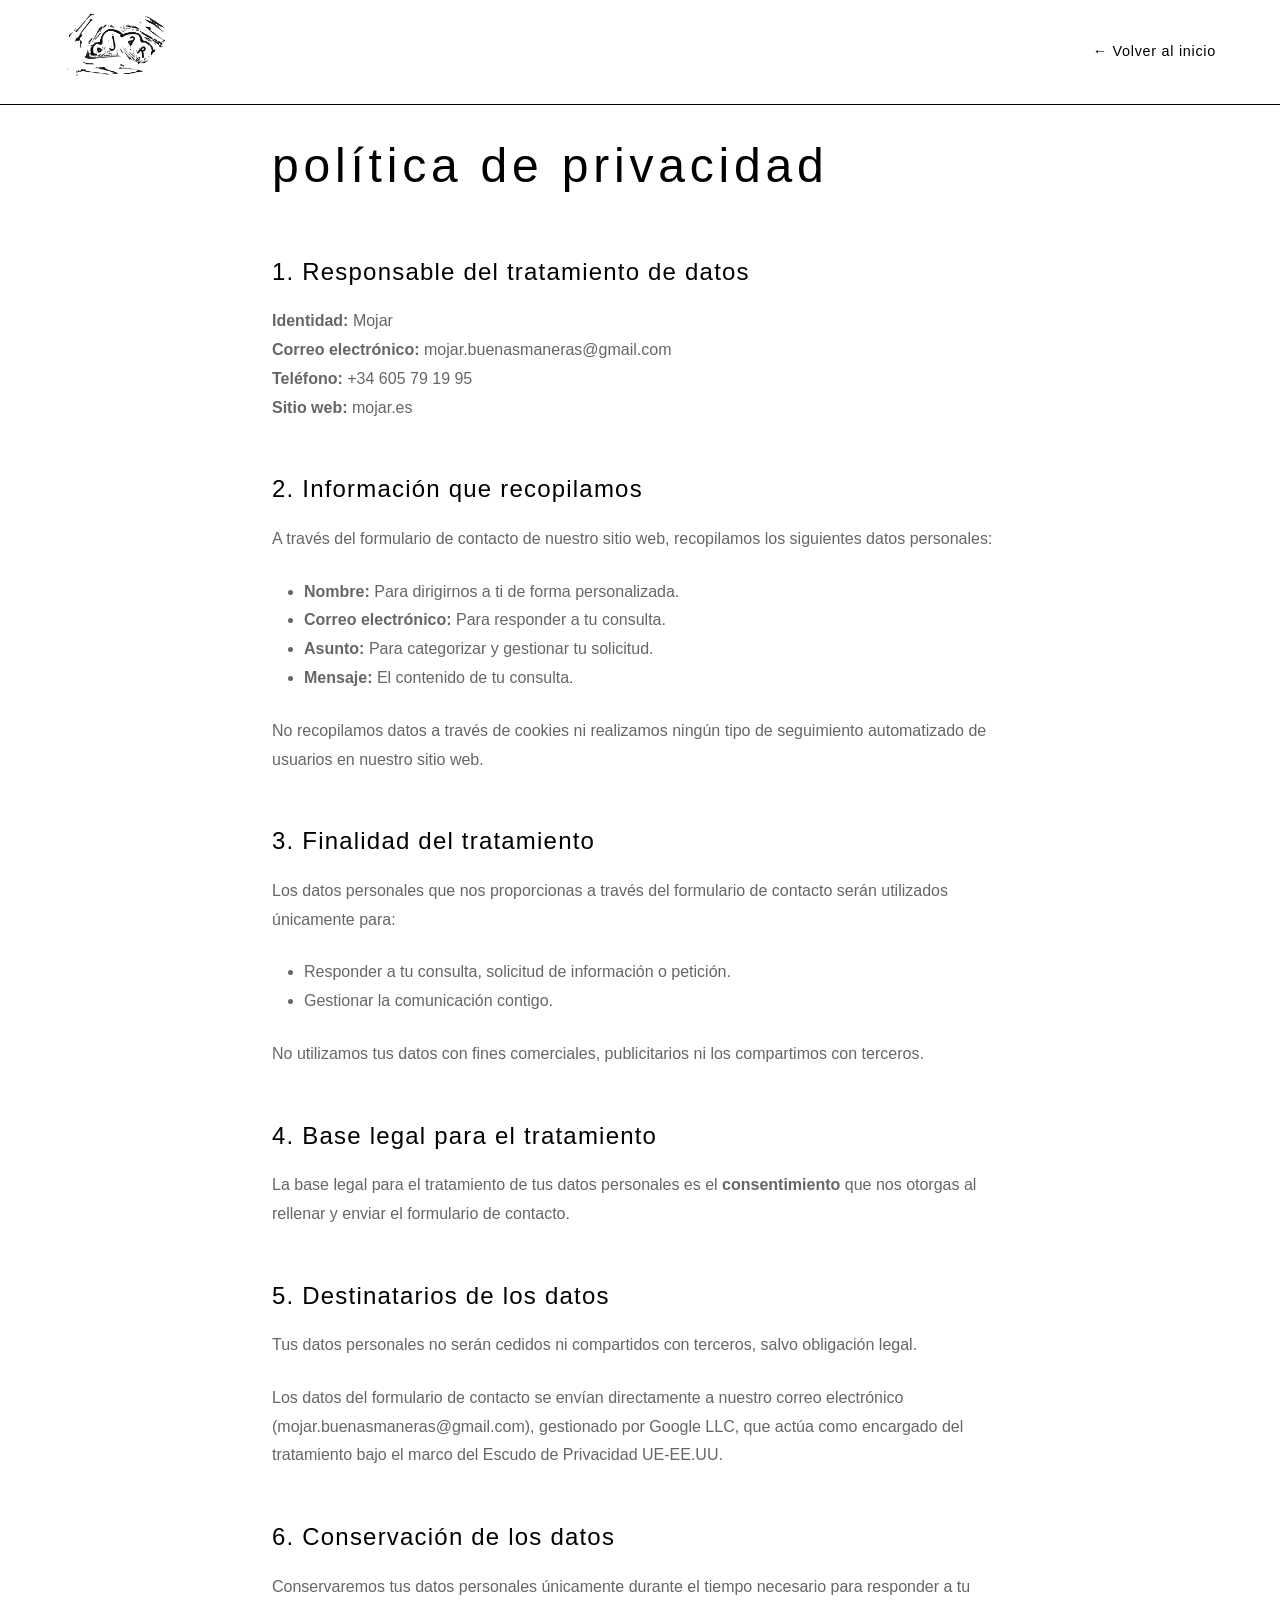
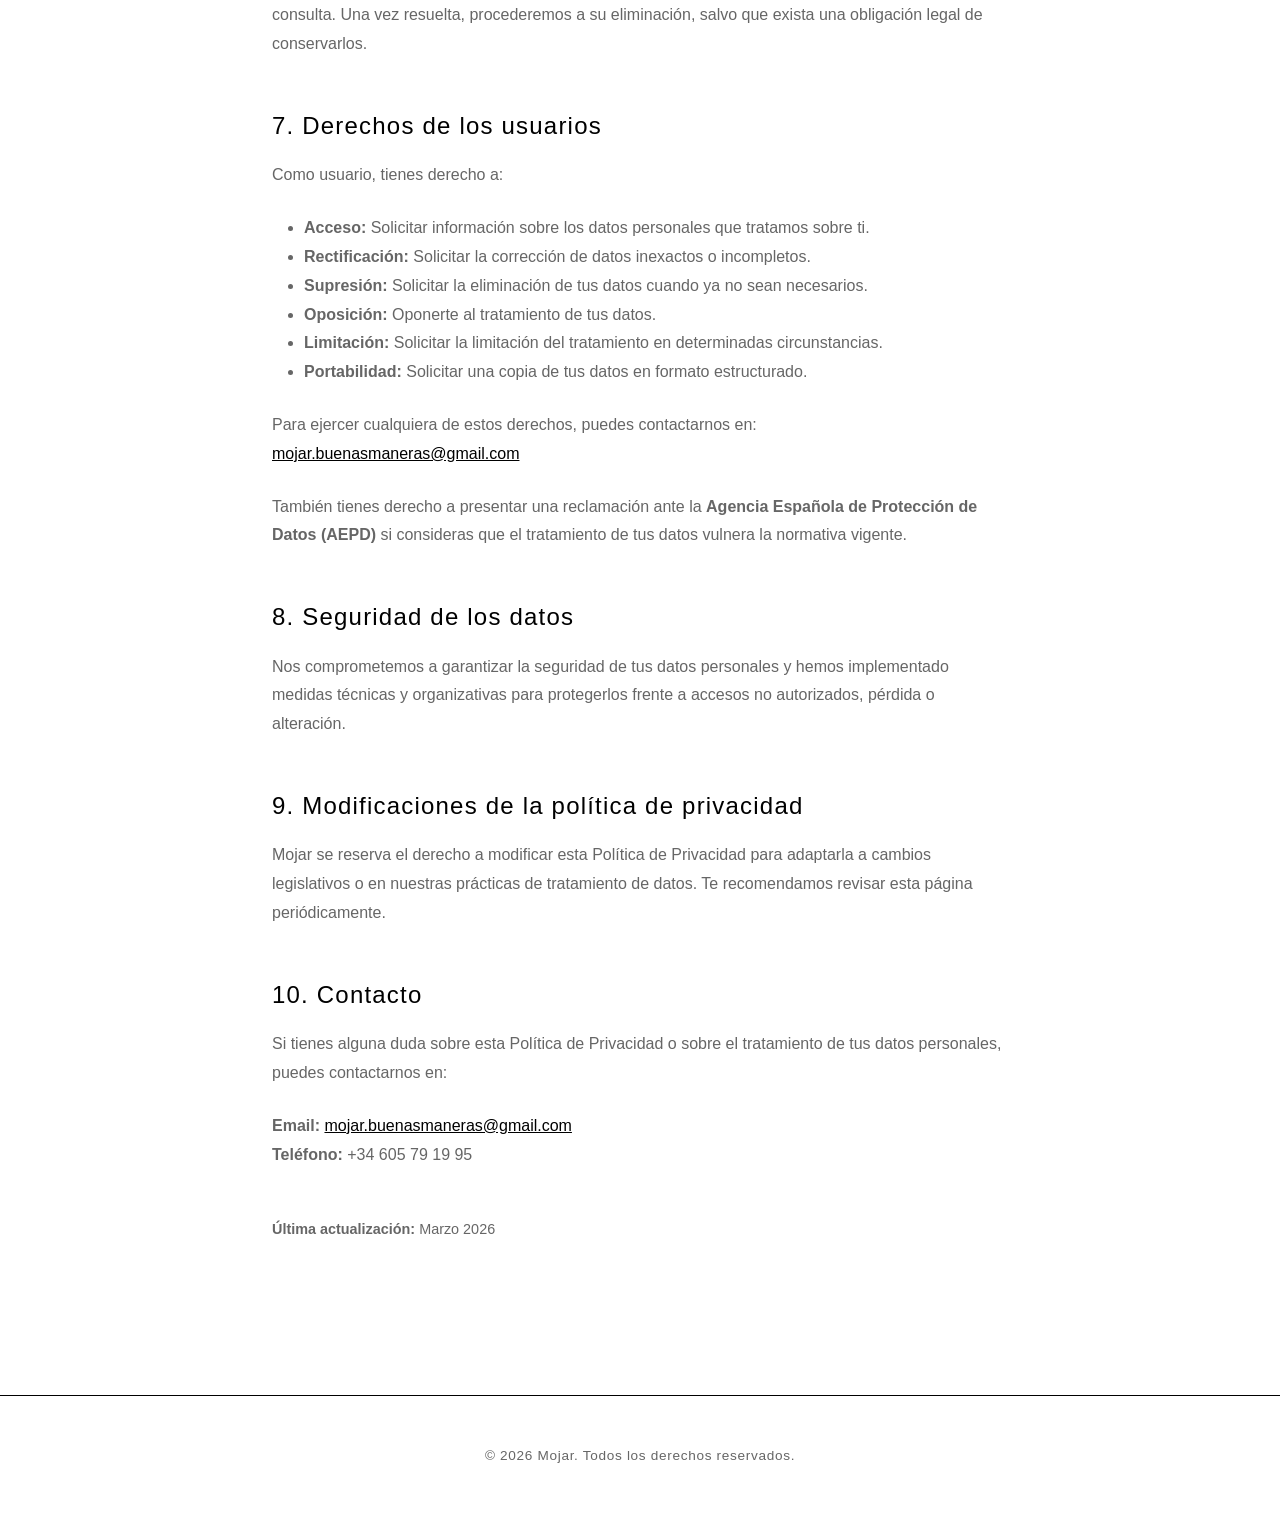
<file: privacidad.html>
<!DOCTYPE html>
<html lang="es">
<head>
    <meta charset="UTF-8">
    <meta name="viewport" content="width=device-width, initial-scale=1.0">
    <title>Política de Privacidad - Mojar</title>
    <style>
        * {
            margin: 0;
            padding: 0;
            box-sizing: border-box;
        }

        :root {
            --black: #000000;
            --white: #FFFFFF;
            --gray: #666666;
            --light-gray: #F5F5F5;
        }

        body {
            font-family: -apple-system, BlinkMacSystemFont, 'Segoe UI', Roboto, 'Helvetica Neue', Arial, sans-serif;
            line-height: 1.6;
            color: var(--black);
            background: var(--white);
        }

        /* Navigation */
        nav {
            position: fixed;
            top: 0;
            width: 100%;
            background: var(--white);
            border-bottom: 1px solid var(--black);
            z-index: 1000;
            padding: 0.75rem 4rem;
        }

        .nav-content {
            max-width: 1400px;
            margin: 0 auto;
            display: flex;
            justify-content: space-between;
            align-items: center;
        }

        .logo {
            font-size: 1.5rem;
            font-weight: 600;
            letter-spacing: 0.1em;
            text-transform: lowercase;
            text-decoration: none;
            color: var(--black);
            display: flex;
            align-items: center;
            gap: 0.2rem;
        }

        .logo img {
            height: 80px;
            width: auto;
        }

        .back-link {
            color: var(--black);
            text-decoration: none;
            font-size: 0.9rem;
            letter-spacing: 0.05em;
            transition: opacity 0.3s;
        }

        .back-link:hover {
            opacity: 0.5;
        }

        /* Content */
        .legal-content {
            max-width: 800px;
            margin: 0 auto;
            padding: 8rem 2rem 4rem;
        }

        h1 {
            font-size: 3rem;
            font-weight: 300;
            letter-spacing: 0.1em;
            margin-bottom: 3rem;
            text-transform: lowercase;
        }

        h2 {
            font-size: 1.5rem;
            font-weight: 500;
            letter-spacing: 0.05em;
            margin-top: 3rem;
            margin-bottom: 1rem;
        }

        p {
            color: var(--gray);
            line-height: 1.8;
            margin-bottom: 1.5rem;
        }

        ul {
            color: var(--gray);
            line-height: 1.8;
            margin-bottom: 1.5rem;
            margin-left: 2rem;
        }

        a {
            color: var(--black);
            text-decoration: underline;
        }

        /* Footer */
        footer {
            border-top: 1px solid var(--black);
            padding: 3rem 4rem 2rem;
            text-align: center;
            margin-top: 4rem;
        }

        .copyright {
            color: var(--gray);
            font-size: 0.85rem;
            letter-spacing: 0.05em;
        }

        /* Responsive */
        @media (max-width: 768px) {
            nav {
                padding: 1rem 1.5rem;
            }

            .legal-content {
                padding: 6rem 1.5rem 2rem;
            }

            h1 {
                font-size: 2rem;
            }

            h2 {
                font-size: 1.2rem;
            }
        }
    </style>
</head>
<body>
    <!-- Navigation -->
    <nav>
        <div class="nav-content">
            <a href="index.html" class="logo">
                <img src="imagenes/mojar_logo.png" alt="mojar">
            </a>
            <a href="index.html" class="back-link">← Volver al inicio</a>
        </div>
    </nav>

    <!-- Content -->
    <main class="legal-content">
        <h1>Política de Privacidad</h1>

        <h2>1. Responsable del tratamiento de datos</h2>
        <p>
            <strong>Identidad:</strong> Mojar<br>
            <strong>Correo electrónico:</strong> mojar.buenasmaneras@gmail.com<br>
            <strong>Teléfono:</strong> +34 605 79 19 95<br>
            <strong>Sitio web:</strong> mojar.es
        </p>

        <h2>2. Información que recopilamos</h2>
        <p>
            A través del formulario de contacto de nuestro sitio web, recopilamos los siguientes datos personales:
        </p>
        <ul>
            <li><strong>Nombre:</strong> Para dirigirnos a ti de forma personalizada.</li>
            <li><strong>Correo electrónico:</strong> Para responder a tu consulta.</li>
            <li><strong>Asunto:</strong> Para categorizar y gestionar tu solicitud.</li>
            <li><strong>Mensaje:</strong> El contenido de tu consulta.</li>
        </ul>
        <p>
            No recopilamos datos a través de cookies ni realizamos ningún tipo de seguimiento automatizado de usuarios en nuestro sitio web.
        </p>

        <h2>3. Finalidad del tratamiento</h2>
        <p>
            Los datos personales que nos proporcionas a través del formulario de contacto serán utilizados únicamente para:
        </p>
        <ul>
            <li>Responder a tu consulta, solicitud de información o petición.</li>
            <li>Gestionar la comunicación contigo.</li>
        </ul>
        <p>
            No utilizamos tus datos con fines comerciales, publicitarios ni los compartimos con terceros.
        </p>

        <h2>4. Base legal para el tratamiento</h2>
        <p>
            La base legal para el tratamiento de tus datos personales es el <strong>consentimiento</strong> que nos otorgas al rellenar y enviar el formulario de contacto.
        </p>

        <h2>5. Destinatarios de los datos</h2>
        <p>
            Tus datos personales no serán cedidos ni compartidos con terceros, salvo obligación legal.
        </p>
        <p>
            Los datos del formulario de contacto se envían directamente a nuestro correo electrónico (mojar.buenasmaneras@gmail.com), gestionado por Google LLC, que actúa como encargado del tratamiento bajo el marco del Escudo de Privacidad UE-EE.UU.
        </p>

        <h2>6. Conservación de los datos</h2>
        <p>
            Conservaremos tus datos personales únicamente durante el tiempo necesario para responder a tu consulta. Una vez resuelta, procederemos a su eliminación, salvo que exista una obligación legal de conservarlos.
        </p>

        <h2>7. Derechos de los usuarios</h2>
        <p>
            Como usuario, tienes derecho a:
        </p>
        <ul>
            <li><strong>Acceso:</strong> Solicitar información sobre los datos personales que tratamos sobre ti.</li>
            <li><strong>Rectificación:</strong> Solicitar la corrección de datos inexactos o incompletos.</li>
            <li><strong>Supresión:</strong> Solicitar la eliminación de tus datos cuando ya no sean necesarios.</li>
            <li><strong>Oposición:</strong> Oponerte al tratamiento de tus datos.</li>
            <li><strong>Limitación:</strong> Solicitar la limitación del tratamiento en determinadas circunstancias.</li>
            <li><strong>Portabilidad:</strong> Solicitar una copia de tus datos en formato estructurado.</li>
        </ul>
        <p>
            Para ejercer cualquiera de estos derechos, puedes contactarnos en: <a href="mailto:mojar.buenasmaneras@gmail.com">mojar.buenasmaneras@gmail.com</a>
        </p>
        <p>
            También tienes derecho a presentar una reclamación ante la <strong>Agencia Española de Protección de Datos (AEPD)</strong> si consideras que el tratamiento de tus datos vulnera la normativa vigente.
        </p>

        <h2>8. Seguridad de los datos</h2>
        <p>
            Nos comprometemos a garantizar la seguridad de tus datos personales y hemos implementado medidas técnicas y organizativas para protegerlos frente a accesos no autorizados, pérdida o alteración.
        </p>

        <h2>9. Modificaciones de la política de privacidad</h2>
        <p>
            Mojar se reserva el derecho a modificar esta Política de Privacidad para adaptarla a cambios legislativos o en nuestras prácticas de tratamiento de datos. Te recomendamos revisar esta página periódicamente.
        </p>

        <h2>10. Contacto</h2>
        <p>
            Si tienes alguna duda sobre esta Política de Privacidad o sobre el tratamiento de tus datos personales, puedes contactarnos en:
        </p>
        <p>
            <strong>Email:</strong> <a href="mailto:mojar.buenasmaneras@gmail.com">mojar.buenasmaneras@gmail.com</a><br>
            <strong>Teléfono:</strong> +34 605 79 19 95
        </p>

        <p style="margin-top: 3rem; font-size: 0.9rem;">
            <strong>Última actualización:</strong> Marzo 2026
        </p>
    </main>

    <!-- Footer -->
    <footer>
        <div class="footer-content">
            <p class="copyright">© 2026 Mojar. Todos los derechos reservados.</p>
        </div>
    </footer>
</body>
</html>
</file>
